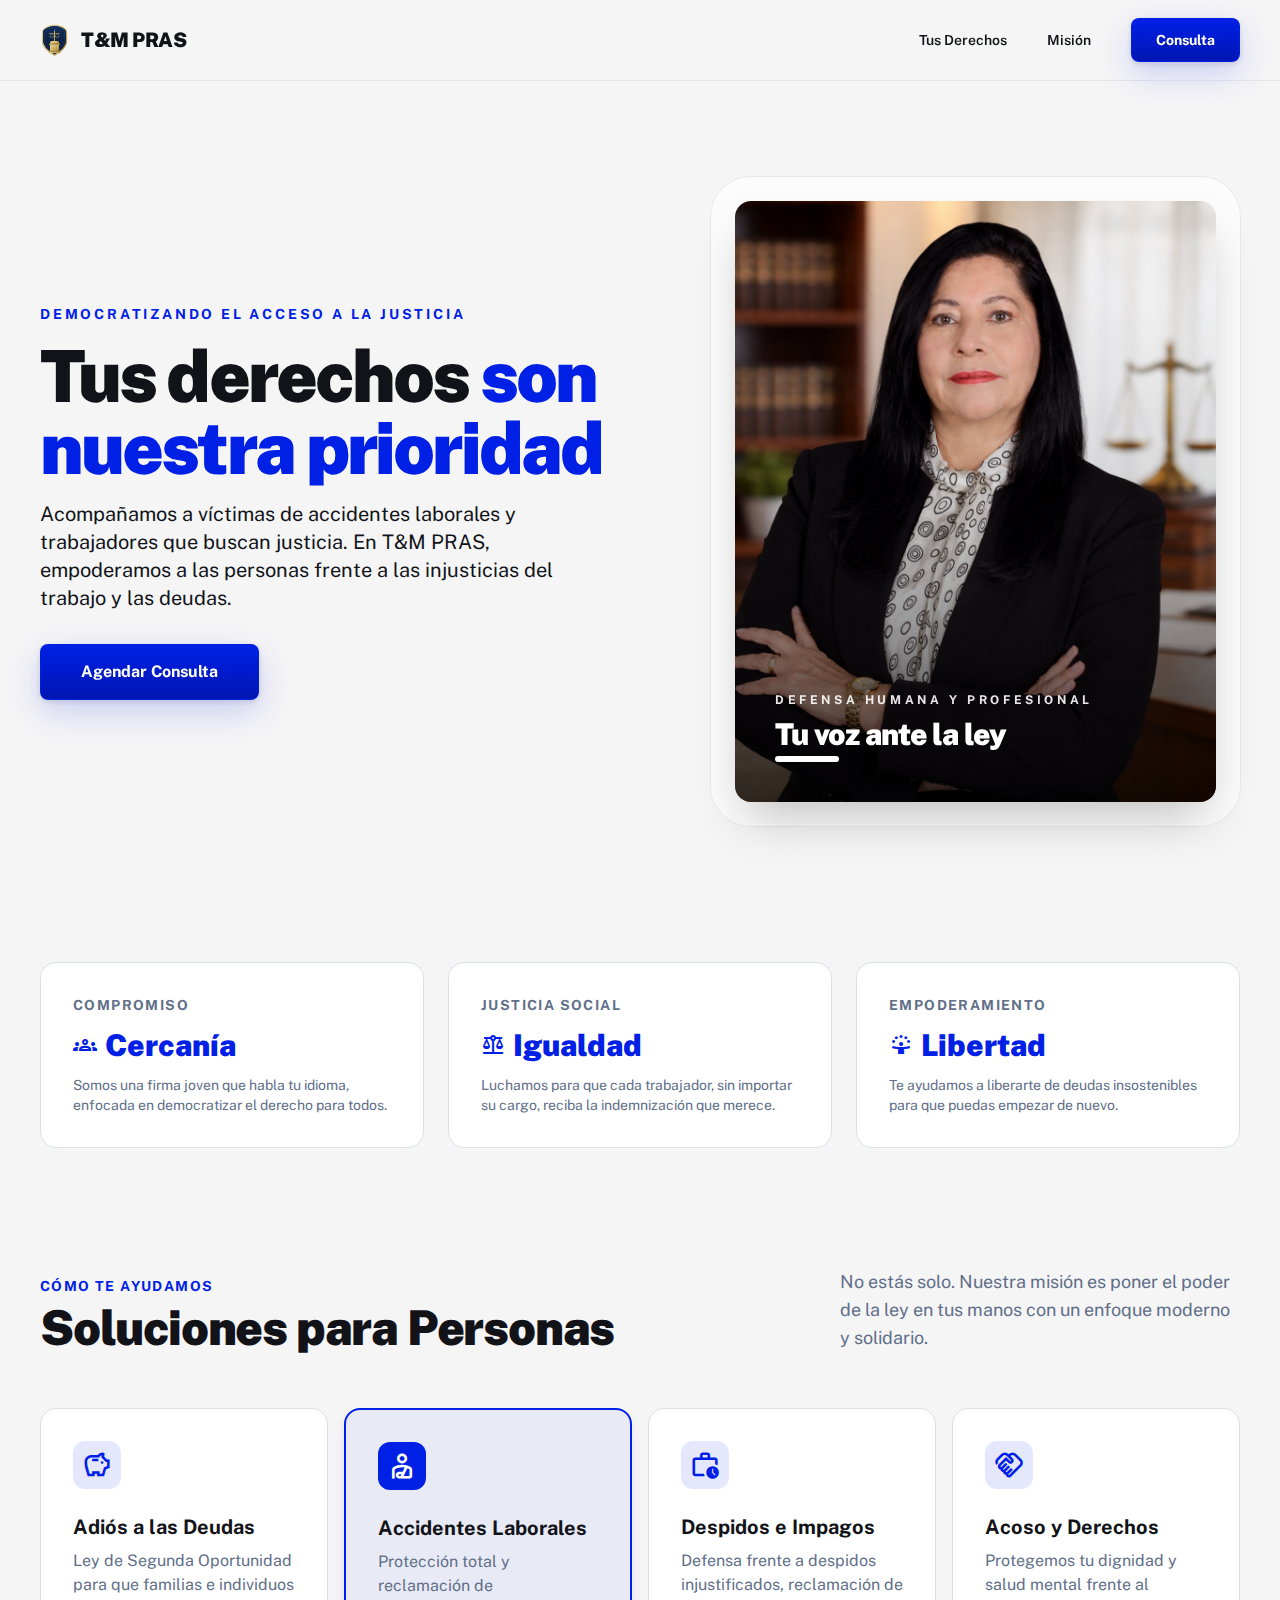
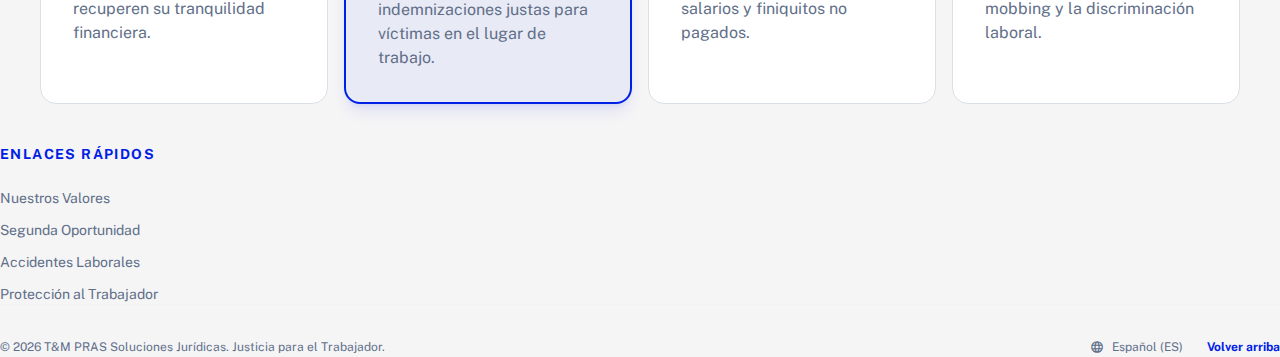
<file: index.html>
﻿<!DOCTYPE html>
<html class="light" lang="es">

<head>
    <meta charset="utf-8" />
    <meta content="width=device-width, initial-scale=1.0" name="viewport" />
    <meta name="robots" content="index, follow">
    <meta name="description" content="Abogados en Colombia con prioridad de atencion en Saravena Arauca, Santander, Casanare, Norte de Santander y Bogota.">
    <link rel="canonical" href="https://tmpraslegal.com/">
    <link rel="alternate" hreflang="es-CO" href="https://tmpraslegal.com/">
    <link rel="alternate" hreflang="es" href="https://tmpraslegal.com/">
    <link rel="alternate" hreflang="x-default" href="https://tmpraslegal.com/">
    <meta name="theme-color" content="#ffffff" media="(prefers-color-scheme: light)">
    <meta name="theme-color" content="#00121f" media="(prefers-color-scheme: dark)">
    <title>T&amp;M PRAS - Abogados</title>
    <script type="application/ld+json">
    {
      "@context": "https://schema.org",
      "@type": "LegalService",
      "name": "T&M PRAS Soluciones Juridicas",
      "url": "https://tmpraslegal.com/",
      "inLanguage": "es-CO",
      "areaServed": [
        "Saravena, Arauca, Colombia",
        "Santander, Colombia",
        "Casanare, Colombia",
        "Norte de Santander, Colombia",
        "Bogota, Colombia"
      ]
    }
    </script>
<link href="https://fonts.googleapis.com/css2?family=Public+Sans:wght@300;400;500;600;700;800;900&amp;display=swap"
        rel="stylesheet" />
    <link href="assets/css/index.css" rel="stylesheet" />
    <link
        href="https://fonts.googleapis.com/css2?family=Material+Symbols+Outlined:wght,FILL@100..700,0..1&amp;display=swap"
        rel="stylesheet" />
</head>

<body class="bg-[#f5f5f6] text-[#111318] antialiased">
    <div
        class="sticky top-0 z-50 w-full bg-[#f5f5f6]/95 backdrop-blur-md border-b border-[#e5e7eb]">
        <div class="max-w-[1280px] mx-auto px-6 lg:px-10 h-20 flex items-center justify-between">
            <div class="flex items-center gap-3">
                <a href="/" class="flex items-center gap-3">
                    <img src="assets/logo.svg" alt="T&amp;M PRAS logo" width="512" height="560" class="h-8 w-auto">
                    <h2 class="text-xl font-black leading-tight tracking-tight uppercase">T&amp;M PRAS</h2>
                </a>
            </div>
            <div class="hidden md:flex items-center gap-10">
                <a class="text-sm font-semibold hover:text-primary transition-colors" href="#practice-areas">Tus
                    Derechos</a>
                <a class="text-sm font-semibold hover:text-primary transition-colors" href="#compromiso">Misión</a>

                <a href="contacto.html#agendar"
                    class="flex items-center justify-center glass-btn glass-btn--primary text-sm font-bold h-11 px-6 rounded-lg transition-all transform active:scale-95 text-center"
                    role="button">Consulta</a>
            </div>
        </div>
    </div>
    <main class="max-w-[1280px] mx-auto overflow-x-hidden">
        <section class="px-6 lg:px-10 py-16 md:py-24">
            <div class="@container">
                <div class="flex flex-col gap-12 lg:flex-row lg:items-center">
                    <div class="flex flex-col gap-8 lg:w-1/2">
                        <div class="flex flex-col gap-4">
                            <span class="text-primary font-bold text-sm tracking-[0.2em] uppercase">Democratizando el
                                acceso a la justicia</span>
                            <h1
                                class="text-[#111318] text-5xl md:text-7xl font-black leading-[1.1] tracking-[-0.04em]">
                                Tus derechos <span class="text-primary text-balance">son nuestra
                                    prioridad</span>
                            </h1>
                            <p
                                class="text-[#111318] text-lg md:text-xl font-normal leading-relaxed max-w-[540px]">
                                Acompañamos a víctimas de accidentes laborales y trabajadores que buscan justicia. En
                                T&amp;M PRAS, empoderamos a las personas frente a las injusticias del trabajo y las
                                deudas.
                            </p>
                        </div>
                        <div class="flex flex-col sm:flex-row gap-4">
                            <a href="https://checkout.wompi.co/l/test_Z0xEmD"
                                class="flex items-center justify-center glass-btn glass-btn--primary text-base font-bold h-14 px-10 rounded-lg transition-all"
                                role="button">Agendar Consulta</a>
                        </div>
                    </div>
                    <div class="lg:w-1/2 relative mt-10 lg:mt-0 lg:pl-12">

                        <!-- Marco exterior (padding visual premium) -->
                        <div class="p-4 md:p-6 rounded-[2.5rem] bg-white/70 backdrop-blur-sm ring-1 ring-black/5">

                            <!-- Card de la imagen -->
                            <div class="hero-portrait w-full aspect-[4/5] rounded-2xl shadow-2xl relative overflow-hidden bg-cover bg-no-repeat bg-[50%_15%] transition-transform duration-700 ease-out hover:scale-[1.02]">

                                <!-- Degradado inferior para legibilidad -->
                                <div
                                    class="absolute inset-0 bg-gradient-to-t from-black/75 via-black/15 to-transparent">
                                </div>

                                <!-- Borde sutil interno -->
                                <div class="absolute inset-0 ring-1 ring-white/20"></div>

                                <!-- Texto sobre la imagen -->
                                <div
                                    class="absolute bottom-6 md:bottom-10 left-6 md:left-10 right-6 md:right-10 text-white">

                                    <p class="text-xs font-bold tracking-[0.3em] uppercase opacity-90 mb-2">
                                        Defensa Humana y Profesional
                                    </p>

                                    <p class="text-3xl font-black tracking-tight mb-1">
                                        Tu voz ante la ley
                                    </p>

                                    <div class="h-1.5 w-16 bg-white rounded-full"></div>

                                </div>
                            </div>

                        </div>
                    </div>
                </div>
            </div>
        </section>
        <section id="mission" class="px-6 lg:px-10 py-10">
            <div class="grid grid-cols-1 md:grid-cols-3 gap-6">
                <div id="compromiso"
                    class="flex flex-col gap-3 rounded-2xl p-8 border border-[#dbdfe6] dark:border-white/10 bg-white dark:bg-white/5 hover:border-primary/50 transition-colors group">
                    <p class="text-[#616f89] dark:text-gray-400 text-sm font-bold uppercase tracking-widest">Compromiso
                    </p>
                    <div class="flex items-center gap-2">
                        <span class="material-symbols-outlined text-primary">groups</span>
                        <p class="text-primary dark:text-primary text-3xl font-black">Cercanía</p>
                    </div>
                    <p class="text-[#616f89] text-sm">Somos una firma joven que habla tu idioma, enfocada en
                        democratizar el derecho para todos.</p>
                </div>
                <div
                    class="flex flex-col gap-3 rounded-2xl p-8 border border-[#dbdfe6] dark:border-white/10 bg-white dark:bg-white/5 hover:border-primary/50 transition-colors group">
                    <p class="text-[#616f89] dark:text-gray-400 text-sm font-bold uppercase tracking-widest">Justicia
                        Social</p>
                    <div class="flex items-center gap-2">
                        <span class="material-symbols-outlined text-primary">balance</span>
                        <p class="text-primary dark:text-primary text-3xl font-black">Igualdad</p>
                    </div>
                    <p class="text-[#616f89] text-sm">Luchamos para que cada trabajador, sin importar su cargo, reciba
                        la indemnización que merece.</p>
                </div>
                <div
                    class="flex flex-col gap-3 rounded-2xl p-8 border border-[#dbdfe6] dark:border-white/10 bg-white dark:bg-white/5 hover:border-primary/50 transition-colors group">
                    <p class="text-[#616f89] dark:text-gray-400 text-sm font-bold uppercase tracking-widest">
                        Empoderamiento</p>
                    <div class="flex items-center gap-2">
                        <span class="material-symbols-outlined text-primary">person_celebrate</span>
                        <p class="text-primary dark:text-primary text-3xl font-black">Libertad</p>
                    </div>
                    <p class="text-[#616f89] text-sm">Te ayudamos a liberarte de deudas insostenibles para que puedas
                        empezar de nuevo.</p>
                </div>
            </div>
        </section>
        <section class="px-6 lg:px-10 pt-20 pb-4" id="practice-areas">
            <div class="flex flex-col md:flex-row md:items-end justify-between gap-6">
                <div class="max-w-[600px]">
                    <span class="text-primary font-bold text-sm tracking-widest uppercase mb-2 block">Cómo te
                        ayudamos</span>
                    <h2
                        class="text-[#111318] dark:text-white text-4xl md:text-5xl font-black tracking-tight leading-tight">
                        Soluciones para Personas</h2>
                </div>
                <p class="text-[#616f89] dark:text-gray-400 text-lg max-w-[400px]">
                    No estás solo. Nuestra misión es poner el poder de la ley en tus manos con un enfoque moderno y
                    solidario.
                </p>
            </div>
        </section>
        <section class="px-6 lg:px-10 py-10">
            <div class="grid grid-cols-1 md:grid-cols-2 lg:grid-cols-4 gap-4">
                <div
                    class="group flex flex-col gap-6 rounded-2xl border border-[#dbdfe6] dark:border-white/10 bg-white dark:bg-white/5 p-8 hover:bg-primary transition-all duration-300">
                    <div
                        class="size-12 rounded-xl bg-primary/10 flex items-center justify-center text-primary group-hover:bg-white group-hover:text-primary">
                        <span class="material-symbols-outlined !text-3xl">savings</span>
                    </div>
                    <div class="flex flex-col gap-2">
                        <h2 class="text-[#111318] dark:text-white text-xl font-bold group-hover:text-white">Adiós a las
                            Deudas</h2>
                        <p
                            class="text-[#616f89] dark:text-gray-400 text-base font-normal leading-normal group-hover:text-white/80">
                            Ley de Segunda Oportunidad para que familias e individuos recuperen su tranquilidad
                            financiera.</p>
                    </div>
                </div>
                <div
                    class="group flex flex-col gap-6 rounded-2xl border-2 border-primary bg-primary/5 dark:bg-primary/10 p-8 hover:bg-primary transition-all duration-300 shadow-lg shadow-primary/10">
                    <div
                        class="size-12 rounded-xl bg-primary flex items-center justify-center text-white group-hover:bg-white group-hover:text-primary">
                        <span class="material-symbols-outlined !text-3xl">personal_injury</span>
                    </div>
                    <div class="flex flex-col gap-2">
                        <h2 class="text-[#111318] dark:text-white text-xl font-bold group-hover:text-white">Accidentes
                            Laborales</h2>
                        <p
                            class="text-[#616f89] dark:text-gray-300 text-base font-normal leading-normal group-hover:text-white/80">
                            Protección total y reclamación de indemnizaciones justas para víctimas en el lugar de
                            trabajo.</p>
                    </div>
                </div>
                <div
                    class="group flex flex-col gap-6 rounded-2xl border border-[#dbdfe6] dark:border-white/10 bg-white dark:bg-white/5 p-8 hover:bg-primary transition-all duration-300">
                    <div
                        class="size-12 rounded-xl bg-primary/10 flex items-center justify-center text-primary group-hover:bg-white group-hover:text-primary">
                        <span class="material-symbols-outlined !text-3xl">work_history</span>
                    </div>
                    <div class="flex flex-col gap-2">
                        <h2 class="text-[#111318] dark:text-white text-xl font-bold group-hover:text-white">Despidos e
                            Impagos</h2>
                        <p
                            class="text-[#616f89] dark:text-gray-400 text-base font-normal leading-normal group-hover:text-white/80">
                            Defensa frente a despidos injustificados, reclamación de salarios y finiquitos no pagados.
                        </p>
                    </div>
                </div>
                <div
                    class="group flex flex-col gap-6 rounded-2xl border border-[#dbdfe6] dark:border-white/10 bg-white dark:bg-white/5 p-8 hover:bg-primary transition-all duration-300">
                    <div
                        class="size-12 rounded-xl bg-primary/10 flex items-center justify-center text-primary group-hover:bg-white group-hover:text-primary">
                        <span class="material-symbols-outlined !text-3xl">handshake</span>
                    </div>
                    <div class="flex flex-col gap-2">
                        <h2 class="text-[#111318] dark:text-white text-xl font-bold group-hover:text-white">Acoso y
                            Derechos</h2>
                        <p
                            class="text-[#616f89] dark:text-gray-400 text-base font-normal leading-normal group-hover:text-white/80">
                            Protegemos tu dignidad y salud mental frente al mobbing y la discriminación laboral.</p>
                    </div>
                </div>
            </div>
        </section>

        <div class="flex flex-col gap-6">
            <h3 class="font-bold text-sm uppercase tracking-widest text-primary">Enlaces Rápidos</h3>
            <nav class="flex flex-col gap-3">
                <a class="text-sm text-[#616f89] dark:text-gray-400 hover:text-primary transition-colors"
                    href="#">Nuestros Valores</a>
                <a class="text-sm text-[#616f89] dark:text-gray-400 hover:text-primary transition-colors"
                    href="#">Segunda Oportunidad</a>
                <a class="text-sm text-[#616f89] dark:text-gray-400 hover:text-primary transition-colors"
                    href="#">Accidentes Laborales</a>
                <a class="text-sm text-[#616f89] dark:text-gray-400 hover:text-primary transition-colors"
                    href="#">Protección al Trabajador</a>
            </nav>
        </div>

        <div
            class="pt-8 border-t border-[#f0f2f4] dark:border-white/10 flex flex-col md:flex-row justify-between items-center gap-4">
            <p class="text-xs text-[#616f89] dark:text-gray-500">© 2026 T&amp;M PRAS Soluciones Jurídicas. Justicia
                para el Trabajador.</p>
            <div class="flex items-center gap-6">
                <span class="text-xs text-[#616f89] flex items-center gap-2">
                    <span class="material-symbols-outlined !text-sm">language</span> Español (ES)
                </span>
                <button id="back-to-top" class="text-xs font-bold text-primary hover:underline">Volver arriba</button>
            </div>
        </div>
</main>

<script>
        (function () {
            const btn = document.getElementById('back-to-top');
            if (!btn) return;
            btn.addEventListener('click', function (e) {
                e.preventDefault();
                window.scrollTo({ top: 0, behavior: 'smooth' });
            });
        })();
</script>

</body>

</html>
</file>
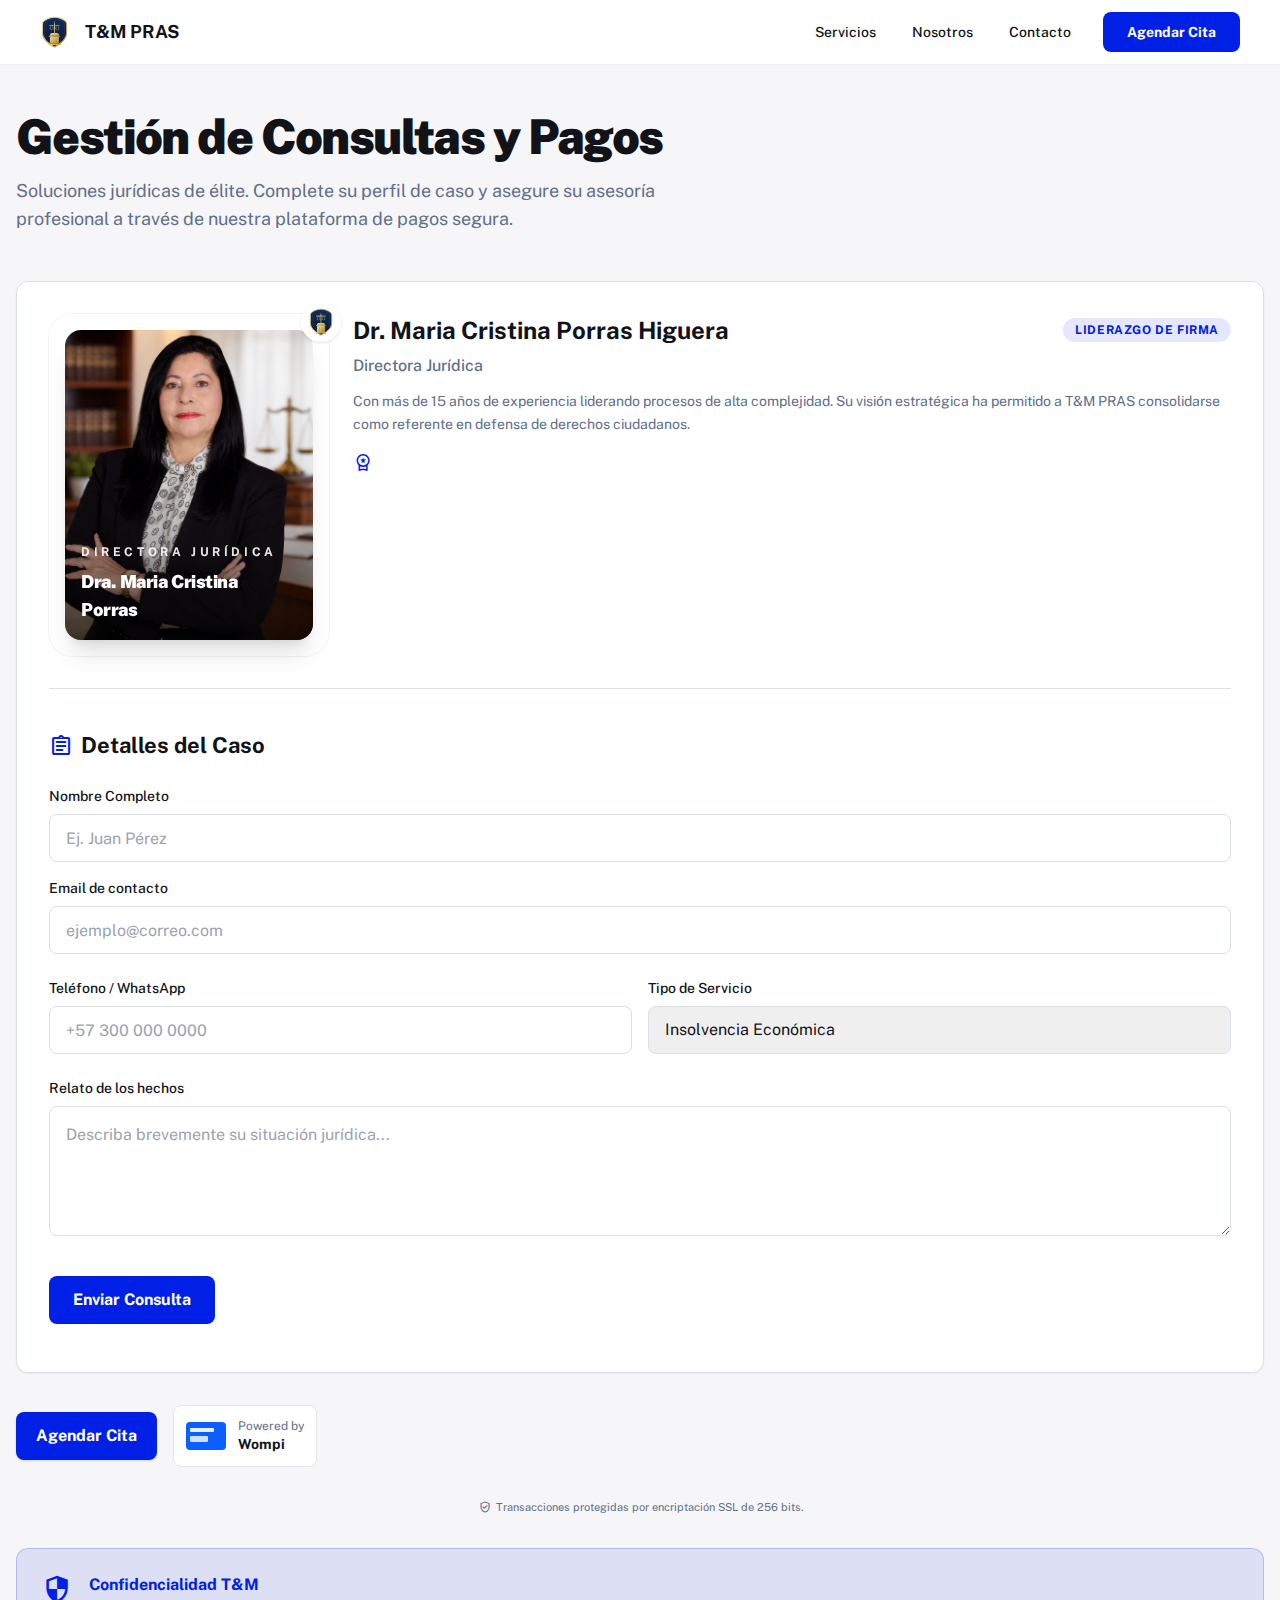
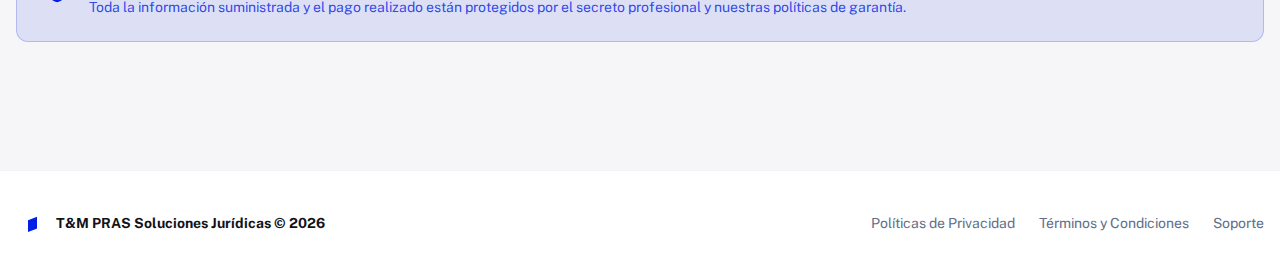
<file: contacto.html>
﻿<!DOCTYPE html>
<html class="light" lang="es">

<head>
    <meta charset="utf-8" />
    <meta content="width=device-width, initial-scale=1.0" name="viewport" />
    <meta name="robots" content="index, follow">
    <meta name="description" content="Consulta juridica en Colombia con prioridad de atencion en Saravena Arauca, Santander, Casanare, Norte de Santander y Bogota.">
    <link rel="canonical" href="https://tmpraslegal.com/contacto.html">
    <link rel="alternate" hreflang="es-CO" href="https://tmpraslegal.com/contacto.html">
    <link rel="alternate" hreflang="es" href="https://tmpraslegal.com/contacto.html">
    <link rel="alternate" hreflang="x-default" href="https://tmpraslegal.com/contacto.html">
    <title>T&amp;M PRAS - Consulta y Pago</title>
    <script type="application/ld+json">
    {
      "@context": "https://schema.org",
      "@type": "LegalService",
      "name": "T&M PRAS Soluciones Juridicas",
      "url": "https://tmpraslegal.com/contacto.html",
      "inLanguage": "es-CO",
      "areaServed": [
        "Saravena, Arauca, Colombia",
        "Santander, Colombia",
        "Casanare, Colombia",
        "Norte de Santander, Colombia",
        "Bogota, Colombia"
      ]
    }
    </script>
<link href="https://fonts.googleapis.com/css2?family=Public+Sans:wght@400;500;700;900&amp;display=swap"
        rel="stylesheet" />
    <link
        href="https://fonts.googleapis.com/css2?family=Material+Symbols+Outlined:wght,FILL@100..700,0..1&amp;display=swap"
        rel="stylesheet" />
    <link href="assets/css/contacto.css" rel="stylesheet" />
</head>

<body class="bg-background-light dark:bg-background-dark text-[#111318] dark:text-white min-h-screen">
    <header
        class="flex items-center justify-between whitespace-nowrap border-b border-solid border-[#f0f2f4] dark:border-gray-800 px-4 md:px-10 lg:px-10 py-3 bg-white dark:bg-background-dark sticky top-0 z-50">
        <div class="flex items-center gap-4">
            <img src="assets/logo.svg" alt="T&M PRAS logo" width="512" height="560" class="h-8 w-auto" />
            <h2 class="text-lg font-bold leading-tight tracking-[-0.015em]">T&amp;M PRAS</h2>
        </div>
        <div class="hidden md:flex flex-1 justify-end gap-8 items-center">
            <nav class="flex items-center gap-9">
                <a class="text-sm font-medium hover:text-primary transition-colors"
                    href="index.html#practice-areas">Servicios</a>
                <a class="text-sm font-medium hover:text-primary transition-colors"
                    href="index.html#compromiso">Nosotros</a>
                <a class="text-sm font-medium hover:text-primary transition-colors" href="#agendar">Contacto</a>
            </nav>
            <a href="https://checkout.wompi.co/method"
                class="bg-primary text-white text-sm font-bold h-10 px-6 rounded-lg hover:bg-blue-700 transition-colors inline-flex items-center justify-center"
                target="_blank" rel="noopener noreferrer">Agendar Cita</a>
        </div>
    </header>
    <main class="max-w-[1280px] mx-auto px-4 py-8 md:py-12">
        <div class="mb-12">
            <h1
                class="text-[#111318] dark:text-white text-4xl md:text-5xl font-black leading-tight tracking-[-0.033em] mb-4">
                Gestión de Consultas y Pagos
            </h1>
            <p class="text-[#616f89] dark:text-gray-400 text-lg max-w-2xl">
                Soluciones jurídicas de élite. Complete su perfil de caso y asegure su asesoría profesional a través de
                nuestra plataforma de pagos segura.
            </p>
        </div>
        <div class="flex flex-col gap-8">
            <div class="space-y-8">
                <div
                    class="bg-white dark:bg-gray-900 rounded-xl p-8 shadow-sm border border-[#dbdfe6] dark:border-gray-800">
                    <div
                        class="flex flex-col md:flex-row gap-6 items-center md:items-start text-center md:text-left mb-8">
                        <div class="relative w-full lg:w-[280px]">
                            <!-- Marco exterior similar a IA.html -->
                            <div
                                class="p-3 md:p-4 rounded-[1.5rem] bg-white/70 dark:bg-gray-900/60 backdrop-blur-sm ring-1 ring-black/5">
                                <div class="w-full aspect-[4/5] rounded-2xl shadow-xl relative overflow-hidden profile-bg">
                                    <!-- Degradado inferior para legibilidad -->
                                    <div
                                        class="absolute inset-0 bg-gradient-to-t from-black/65 via-black/10 to-transparent">
                                    </div>
                                    <!-- Borde sutil interno -->
                                    <div class="absolute inset-0 ring-1 ring-white/10"></div>
                                    <!-- Texto sobre la imagen (solo en tamaños md+) -->
                                    <div class="absolute bottom-4 left-4 right-4 text-white hidden md:block">
                                        <p class="text-xs font-bold tracking-[0.3em] uppercase opacity-90 mb-2">
                                            Directora Jurídica</p>
                                        <p class="text-lg font-black tracking-tight">Dra. Maria Cristina Porras</p>
                                    </div>
                                </div>
                            </div>
                            <!-- Logo superpuesto -->
                            <img src="assets/logo.svg" alt="T&M PRAS logo" width="512" height="560"
                                class="absolute -top-3 -right-3 h-10 w-10 bg-white rounded-full p-1 border-2 border-white dark:border-gray-800 shadow" />
                        </div>
                        <div class="flex-1">
                            <div class="flex flex-col md:flex-row md:items-center justify-between gap-2 mb-2">
                                <h2 class="text-2xl font-bold">Dr. Maria Cristina Porras Higuera</h2>
                                <span
                                    class="inline-flex items-center px-3 py-1 rounded-full text-xs font-bold bg-primary/10 text-primary uppercase tracking-wider">Liderazgo
                                    de Firma</span>
                            </div>
                            <p class="text-[#616f89] dark:text-gray-400 font-medium mb-3">Directora Jurídica </p>
                            <p class="text-sm text-[#616f89] dark:text-gray-400 leading-relaxed mb-4">Con más de 15 años
                                de experiencia liderando procesos de alta complejidad. Su visión estratégica ha
                                permitido a T&amp;M PRAS consolidarse como referente en defensa de derechos ciudadanos.
                            </p>
                            <div class="flex flex-wrap justify-center md:justify-start gap-4">
                                <div class="flex items-center gap-1">
                                    <span
                                        class="material-symbols-outlined text-primary text-[20px] fill-current">workspace_premium</span>
                                </div>
                            </div>
                        </div>
                    </div>
                    <div class="border-t border-[#dbdfe6] dark:border-gray-700 pt-10 mt-4">
                        <h2 class="text-[22px] font-bold mb-6 flex items-center gap-2">
                            <span class="material-symbols-outlined text-primary">assignment</span>
                            Detalles del Caso
                        </h2>
                        <form id="agendar" class="space-y-6" action="https://TU-SERVICIO.onrender.com/api/contacto" method="POST">
                            <div class="grid grid-cols-1 md:grid-cols-1 gap-4">
                                <label class="flex flex-col gap-2">
                                    <span class="text-sm font-medium">Nombre Completo</span>
                                    <input name="name"
                                        class="form-input rounded-lg border-[#dbdfe6] dark:border-gray-700 dark:bg-gray-800 h-12 px-4 focus:ring-primary"
                                        placeholder="Ej. Juan Pérez" type="text" />
                                </label>
                                <label class="flex flex-col gap-2">
                                    <span class="text-sm font-medium">Email de contacto</span>
                                    <input name="email"
                                        class="form-input rounded-lg border-[#dbdfe6] dark:border-gray-700 dark:bg-gray-800 h-12 px-4"
                                        placeholder="ejemplo@correo.com" type="email" />
                                </label>
                            </div>
                            <div class="grid grid-cols-1 md:grid-cols-2 gap-4">
                                <label class="flex flex-col gap-2">
                                    <span class="text-sm font-medium">Teléfono / WhatsApp</span>
                                    <input name="phone"
                                        class="form-input rounded-lg border-[#dbdfe6] dark:border-gray-700 dark:bg-gray-800 h-12 px-4"
                                        placeholder="+57 300 000 0000" type="tel" />
                                </label>
                                <label class="flex flex-col gap-2">
                                    <span class="text-sm font-medium">Tipo de Servicio</span>
                                    <select id="service-select" name="service"
                                        class="form-input rounded-lg border-[#dbdfe6] dark:border-gray-700 dark:bg-gray-800 h-12 px-4 appearance-none">
                                        <option>Insolvencia Económica</option>
                                        <option>Accidente de Trabajo</option>
                                        <option>Despido Injustificado</option>
                                        <option>Derecho de Familia</option>
                                        <option>Asesoría Corporativa</option>
                                    </select>
                                </label>
                            </div>
                            <!-- Fecha condicional: solo visible para ciertos servicios -->
                            <label id="incident-date-group" class="flex flex-col gap-2 hidden">
                                <span class="text-sm font-medium">Fecha del hecho</span>
                                <input id="incident-date" name="incidentDate" type="date"
                                    class="form-input rounded-lg border-[#dbdfe6] dark:border-gray-700 dark:bg-gray-800 h-12 px-4" />
                                <p class="text-xs text-[#616f89] dark:text-gray-400">Ingrese la fecha aproximada del
                                    accidente o despido.</p>
                            </label>
                            <label class="flex flex-col gap-2">
                                <span class="text-sm font-medium">Relato de los hechos</span>
                                <textarea name="message"
                                    class="form-input rounded-lg border-[#dbdfe6] dark:border-gray-700 dark:bg-gray-800 p-4"
                                    placeholder="Describa brevemente su situación jurídica..." rows="4"></textarea>
                            </label>
                            <div class="pt-4">
                                <button type="submit"
                                    class="bg-primary text-white font-bold h-12 px-6 rounded-lg hover:bg-blue-700 transition-colors">Enviar
                                    Consulta</button>
                            </div>
                        </form>
                    </div>
                </div>


                <div class="flex items-center gap-4 mt-4">
                    <a href="https://checkout.wompi.co/method" target="_blank" rel="noopener noreferrer"
                        class="bg-primary text-white font-bold px-5 py-3 rounded-lg shadow">Agendar Cita</a>

                    <div class="flex items-center gap-3 p-3 border rounded-lg bg-white dark:bg-gray-800">
                        <svg width="40" height="28" viewBox="0 0 40 28" fill="none" xmlns="http://www.w3.org/2000/svg"
                            aria-hidden="true">
                            <rect width="40" height="28" rx="4" fill="#0B5FFF" />
                            <rect x="4" y="6" width="24" height="4" rx="1" fill="#fff" opacity="0.9" />
                            <rect x="4" y="14" width="18" height="6" rx="1" fill="#fff" opacity="0.8" />
                        </svg>
                        <div>
                            <p class="text-xs text-[#616f89]">Powered by</p>
                            <p class="text-sm font-bold">Wompi</p>
                        </div>
                    </div>
                </div>

                <p
                    class="text-[11px] text-center text-[#616f89] dark:text-gray-500 mt-4 flex items-center justify-center gap-1">
                    <span class="material-symbols-outlined text-[14px]">verified_user</span>
                    Transacciones protegidas por encriptación SSL de 256 bits.
                </p>
            </div>
            <div class="bg-primary/10 rounded-xl p-6 border border-primary/20">
                <div class="flex gap-4">
                    <span class="material-symbols-outlined text-primary text-[32px]">security</span>
                    <div>
                        <p class="font-bold text-primary">Confidencialidad T&amp;M</p>
                        <p class="text-sm text-primary/80">Toda la información suministrada y el pago realizado están
                            protegidos por el secreto profesional y nuestras políticas de garantía.</p>
                    </div>
                </div>
            </div>
        </div>
    </main>
    <footer class="mt-20 border-t border-[#f0f2f4] dark:border-gray-800 bg-white dark:bg-background-dark py-10 px-4">
        <div class="max-w-[1280px] mx-auto flex flex-col md:flex-row justify-between items-center gap-6">
            <div class="flex items-center gap-4">
                <div class="size-6 text-primary">
                    <svg fill="none" viewBox="0 0 48 48" xmlns="http://www.w3.org/2000/svg">
                        <path clip-rule="evenodd"
                            d="M24 18.4228L42 11.475V34.3663C42 34.7796 41.7457 35.1504 41.3601 35.2992L24 42V18.4228Z"
                            fill="currentColor" fill-rule="evenodd"></path>
                    </svg>
                </div>
                <p class="font-bold text-sm">T&amp;M PRAS Soluciones Jurídicas © 2026</p>
            </div>
            <div class="flex gap-6 text-sm text-[#616f89]">
                <a class="hover:underline" href="#">Políticas de Privacidad</a>
                <a class="hover:underline" href="#">Términos y Condiciones</a>
                <a class="hover:underline" href="#">Soporte</a>
            </div>
        </div>
    </footer>

    <script>
        document.addEventListener('DOMContentLoaded', function () {
            const select = document.getElementById('service-select');
            const dateGroup = document.getElementById('incident-date-group');
            const dateInput = document.getElementById('incident-date');
            const relevant = ['Accidente de Trabajo', 'Despido Injustificado'];
            function toggleDate() {
                if (!select || !dateGroup || !dateInput) return;
                if (relevant.includes(select.value)) {
                    dateGroup.classList.remove('hidden');
                    dateInput.required = true;
                } else {
                    dateGroup.classList.add('hidden');
                    dateInput.required = false;
                    dateInput.value = '';
                }
            }
            if (select) {
                select.addEventListener('change', toggleDate);
                toggleDate();
            }

            // Form submission with Web3Forms and confirmation message
            const form = document.getElementById('agendar');
            if (form) {
                const msgBox = document.createElement('div');
                msgBox.id = 'form-message';
                msgBox.className = 'mt-4 text-center';
                form.parentNode.insertBefore(msgBox, form.nextSibling);

                const submitBtn = form.querySelector('button[type="submit"]');

                form.addEventListener('submit', function (e) {
                    e.preventDefault();
                    if (submitBtn) submitBtn.disabled = true;
                    msgBox.innerHTML = '<p class="text-sm text-[#616f89]">Enviando...</p>';
                    const fd = new FormData(form);

                    fetch(form.action || 'https://TU-SERVICIO.onrender.com/api/contacto', {
                        method: (form.method || 'POST').toUpperCase(),
                        headers: { 'Accept': 'application/json' },
                        body: fd
                    }).then(async (res) => {
                        let data = {};
                        try { data = await res.json(); } catch (e) { /* ignore parse errors */ }
                        if (res.ok && (data.success === true || data.success === 'true' || data.message && /success/i.test(data.message))) {
                            msgBox.innerHTML = '<p class="text-sm text-green-600 font-medium">Gracias — su consulta ha sido recibida. Le contactaremos pronto.</p>';
                            form.reset();
                        } else {
                            msgBox.innerHTML = '<p class="text-sm text-red-600 font-medium">Error al enviar. Por favor intente nuevamente más tarde.</p>';
                        }
                    }).catch(() => {
                        msgBox.innerHTML = '<p class="text-sm text-red-600 font-medium">Error de red. Inténtalo otra vez.</p>';
                    }).finally(() => {
                        if (submitBtn) submitBtn.disabled = false;
                        setTimeout(() => { msgBox.innerHTML = ''; }, 8000);
                    });
                });
            }
        });
    </script>

</body>

</html>
</file>
<file: assets/css/index.css>
*,:after,:before{--tw-border-spacing-x:0;--tw-border-spacing-y:0;--tw-translate-x:0;--tw-translate-y:0;--tw-rotate:0;--tw-skew-x:0;--tw-skew-y:0;--tw-scale-x:1;--tw-scale-y:1;--tw-pan-x: ;--tw-pan-y: ;--tw-pinch-zoom: ;--tw-scroll-snap-strictness:proximity;--tw-gradient-from-position: ;--tw-gradient-via-position: ;--tw-gradient-to-position: ;--tw-ordinal: ;--tw-slashed-zero: ;--tw-numeric-figure: ;--tw-numeric-spacing: ;--tw-numeric-fraction: ;--tw-ring-inset: ;--tw-ring-offset-width:0px;--tw-ring-offset-color:#fff;--tw-ring-color:rgba(59,130,246,.5);--tw-ring-offset-shadow:0 0 #0000;--tw-ring-shadow:0 0 #0000;--tw-shadow:0 0 #0000;--tw-shadow-colored:0 0 #0000;--tw-blur: ;--tw-brightness: ;--tw-contrast: ;--tw-grayscale: ;--tw-hue-rotate: ;--tw-invert: ;--tw-saturate: ;--tw-sepia: ;--tw-drop-shadow: ;--tw-backdrop-blur: ;--tw-backdrop-brightness: ;--tw-backdrop-contrast: ;--tw-backdrop-grayscale: ;--tw-backdrop-hue-rotate: ;--tw-backdrop-invert: ;--tw-backdrop-opacity: ;--tw-backdrop-saturate: ;--tw-backdrop-sepia: ;--tw-contain-size: ;--tw-contain-layout: ;--tw-contain-paint: ;--tw-contain-style: }::backdrop{--tw-border-spacing-x:0;--tw-border-spacing-y:0;--tw-translate-x:0;--tw-translate-y:0;--tw-rotate:0;--tw-skew-x:0;--tw-skew-y:0;--tw-scale-x:1;--tw-scale-y:1;--tw-pan-x: ;--tw-pan-y: ;--tw-pinch-zoom: ;--tw-scroll-snap-strictness:proximity;--tw-gradient-from-position: ;--tw-gradient-via-position: ;--tw-gradient-to-position: ;--tw-ordinal: ;--tw-slashed-zero: ;--tw-numeric-figure: ;--tw-numeric-spacing: ;--tw-numeric-fraction: ;--tw-ring-inset: ;--tw-ring-offset-width:0px;--tw-ring-offset-color:#fff;--tw-ring-color:rgba(59,130,246,.5);--tw-ring-offset-shadow:0 0 #0000;--tw-ring-shadow:0 0 #0000;--tw-shadow:0 0 #0000;--tw-shadow-colored:0 0 #0000;--tw-blur: ;--tw-brightness: ;--tw-contrast: ;--tw-grayscale: ;--tw-hue-rotate: ;--tw-invert: ;--tw-saturate: ;--tw-sepia: ;--tw-drop-shadow: ;--tw-backdrop-blur: ;--tw-backdrop-brightness: ;--tw-backdrop-contrast: ;--tw-backdrop-grayscale: ;--tw-backdrop-hue-rotate: ;--tw-backdrop-invert: ;--tw-backdrop-opacity: ;--tw-backdrop-saturate: ;--tw-backdrop-sepia: ;--tw-contain-size: ;--tw-contain-layout: ;--tw-contain-paint: ;--tw-contain-style: }/*! tailwindcss v3.4.17 | MIT License | https://tailwindcss.com*/*,:after,:before{border:0 solid #e5e7eb;box-sizing:border-box}:after,:before{--tw-content:""}:host,html{line-height:1.5;-webkit-text-size-adjust:100%;font-family:ui-sans-serif,system-ui,sans-serif,Apple Color Emoji,Segoe UI Emoji,Segoe UI Symbol,Noto Color Emoji;font-feature-settings:normal;font-variation-settings:normal;-moz-tab-size:4;-o-tab-size:4;tab-size:4;-webkit-tap-highlight-color:transparent}body{line-height:inherit;margin:0}hr{border-top-width:1px;color:inherit;height:0}abbr:where([title]){-webkit-text-decoration:underline dotted;text-decoration:underline dotted}h1,h2,h3,h4,h5,h6{font-size:inherit;font-weight:inherit}a{color:inherit;text-decoration:inherit}b,strong{font-weight:bolder}code,kbd,pre,samp{font-family:ui-monospace,SFMono-Regular,Menlo,Monaco,Consolas,Liberation Mono,Courier New,monospace;font-feature-settings:normal;font-size:1em;font-variation-settings:normal}small{font-size:80%}sub,sup{font-size:75%;line-height:0;position:relative;vertical-align:baseline}sub{bottom:-.25em}sup{top:-.5em}table{border-collapse:collapse;border-color:inherit;text-indent:0}button,input,optgroup,select,textarea{color:inherit;font-family:inherit;font-feature-settings:inherit;font-size:100%;font-variation-settings:inherit;font-weight:inherit;letter-spacing:inherit;line-height:inherit;margin:0;padding:0}button,select{text-transform:none}button,input:where([type=button]),input:where([type=reset]),input:where([type=submit]){-webkit-appearance:button;background-color:transparent;background-image:none}:-moz-focusring{outline:auto}:-moz-ui-invalid{box-shadow:none}progress{vertical-align:baseline}::-webkit-inner-spin-button,::-webkit-outer-spin-button{height:auto}[type=search]{-webkit-appearance:textfield;outline-offset:-2px}::-webkit-search-decoration{-webkit-appearance:none}::-webkit-file-upload-button{-webkit-appearance:button;font:inherit}summary{display:list-item}blockquote,dd,dl,figure,h1,h2,h3,h4,h5,h6,hr,p,pre{margin:0}fieldset{margin:0}fieldset,legend{padding:0}menu,ol,ul{list-style:none;margin:0;padding:0}dialog{padding:0}textarea{resize:vertical}input::-moz-placeholder,textarea::-moz-placeholder{color:#9ca3af;opacity:1}input::placeholder,textarea::placeholder{color:#9ca3af;opacity:1}[role=button],button{cursor:pointer}:disabled{cursor:default}audio,canvas,embed,iframe,img,object,svg,video{display:block;vertical-align:middle}img,video{height:auto;max-width:100%}[hidden]:where(:not([hidden=until-found])){display:none}.absolute{position:absolute}.relative{position:relative}.sticky{position:sticky}.inset-0{inset:0}.bottom-6{bottom:1.5rem}.left-6{left:1.5rem}.right-6{right:1.5rem}.top-0{top:0}.z-50{z-index:50}.mx-auto{margin-left:auto;margin-right:auto}.mb-1{margin-bottom:.25rem}.mb-2{margin-bottom:.5rem}.mt-10{margin-top:2.5rem}.block{display:block}.flex{display:flex}.grid{display:grid}.hidden{display:none}.aspect-\[4\/5\]{aspect-ratio:4/5}.size-12{height:3rem;width:3rem}.h-1\.5{height:.375rem}.h-11{height:2.75rem}.h-14{height:3.5rem}.h-20{height:5rem}.h-8{height:2rem}.w-16{width:4rem}.w-auto{width:auto}.w-full{width:100%}.max-w-\[1280px\]{max-width:1280px}.max-w-\[400px\]{max-width:400px}.max-w-\[540px\]{max-width:540px}.max-w-\[600px\]{max-width:600px}.transform{transform:translate(var(--tw-translate-x),var(--tw-translate-y)) rotate(var(--tw-rotate)) skewX(var(--tw-skew-x)) skewY(var(--tw-skew-y)) scaleX(var(--tw-scale-x)) scaleY(var(--tw-scale-y))}.grid-cols-1{grid-template-columns:repeat(1,minmax(0,1fr))}.flex-col{flex-direction:column}.items-center{align-items:center}.justify-center{justify-content:center}.justify-between{justify-content:space-between}.gap-10{gap:2.5rem}.gap-12{gap:3rem}.gap-2{gap:.5rem}.gap-3{gap:.75rem}.gap-4{gap:1rem}.gap-6{gap:1.5rem}.gap-8{gap:2rem}.overflow-hidden{overflow:hidden}.overflow-x-hidden{overflow-x:hidden}.text-balance{text-wrap:balance}.rounded-2xl{border-radius:1rem}.rounded-\[2\.5rem\]{border-radius:2.5rem}.rounded-full{border-radius:9999px}.rounded-lg{border-radius:.5rem}.rounded-xl{border-radius:.75rem}.border{border-width:1px}.border-2{border-width:2px}.border-b{border-bottom-width:1px}.border-t{border-top-width:1px}.border-\[\#dbdfe6\]{--tw-border-opacity:1;border-color:rgb(219 223 230/var(--tw-border-opacity,1))}.border-\[\#e5e7eb\]{--tw-border-opacity:1;border-color:rgb(229 231 235/var(--tw-border-opacity,1))}.border-\[\#f0f2f4\]{--tw-border-opacity:1;border-color:rgb(240 242 244/var(--tw-border-opacity,1))}.border-primary{--tw-border-opacity:1;border-color:rgb(0 32 230/var(--tw-border-opacity,1))}.bg-\[\#f5f5f6\]{--tw-bg-opacity:1;background-color:rgb(245 245 246/var(--tw-bg-opacity,1))}.bg-\[\#f5f5f6\]\/95{background-color:hsla(240,5%,96%,.95)}.bg-primary{--tw-bg-opacity:1;background-color:rgb(0 32 230/var(--tw-bg-opacity,1))}.bg-primary\/10{background-color:rgba(0,32,230,.1)}.bg-primary\/5{background-color:rgba(0,32,230,.05)}.bg-white{--tw-bg-opacity:1;background-color:rgb(255 255 255/var(--tw-bg-opacity,1))}.bg-white\/70{background-color:hsla(0,0%,100%,.7)}.bg-gradient-to-t{background-image:linear-gradient(to top,var(--tw-gradient-stops))}.from-black\/75{--tw-gradient-from:rgba(0,0,0,.75) var(--tw-gradient-from-position);--tw-gradient-to:transparent var(--tw-gradient-to-position);--tw-gradient-stops:var(--tw-gradient-from),var(--tw-gradient-to)}.via-black\/15{--tw-gradient-to:transparent var(--tw-gradient-to-position);--tw-gradient-stops:var(--tw-gradient-from),rgba(0,0,0,.15) var(--tw-gradient-via-position),var(--tw-gradient-to)}.to-transparent{--tw-gradient-to:transparent var(--tw-gradient-to-position)}.bg-cover{background-size:cover}.bg-\[50\%_15\%\]{background-position:50% 15%}.bg-no-repeat{background-repeat:no-repeat}.p-4{padding:1rem}.p-8{padding:2rem}.px-10{padding-left:2.5rem;padding-right:2.5rem}.px-6{padding-left:1.5rem;padding-right:1.5rem}.py-10{padding-bottom:2.5rem;padding-top:2.5rem}.py-16{padding-bottom:4rem;padding-top:4rem}.pb-4{padding-bottom:1rem}.pt-20{padding-top:5rem}.pt-8{padding-top:2rem}.text-center{text-align:center}.\!text-3xl{font-size:1.875rem!important;line-height:2.25rem!important}.\!text-sm{font-size:.875rem!important;line-height:1.25rem!important}.text-3xl{font-size:1.875rem;line-height:2.25rem}.text-4xl{font-size:2.25rem;line-height:2.5rem}.text-5xl{font-size:3rem;line-height:1}.text-base{font-size:1rem;line-height:1.5rem}.text-lg{font-size:1.125rem;line-height:1.75rem}.text-sm{font-size:.875rem;line-height:1.25rem}.text-xl{font-size:1.25rem;line-height:1.75rem}.text-xs{font-size:.75rem;line-height:1rem}.font-black{font-weight:900}.font-bold{font-weight:700}.font-normal{font-weight:400}.font-semibold{font-weight:600}.uppercase{text-transform:uppercase}.leading-\[1\.1\]{line-height:1.1}.leading-normal{line-height:1.5}.leading-relaxed{line-height:1.625}.leading-tight{line-height:1.25}.tracking-\[-0\.04em\]{letter-spacing:-.04em}.tracking-\[0\.2em\]{letter-spacing:.2em}.tracking-\[0\.3em\]{letter-spacing:.3em}.tracking-tight{letter-spacing:-.025em}.tracking-widest{letter-spacing:.1em}.text-\[\#111318\]{--tw-text-opacity:1;color:rgb(17 19 24/var(--tw-text-opacity,1))}.text-\[\#616f89\]{--tw-text-opacity:1;color:rgb(97 111 137/var(--tw-text-opacity,1))}.text-primary{--tw-text-opacity:1;color:rgb(0 32 230/var(--tw-text-opacity,1))}.text-white{--tw-text-opacity:1;color:rgb(255 255 255/var(--tw-text-opacity,1))}.antialiased{-webkit-font-smoothing:antialiased;-moz-osx-font-smoothing:grayscale}.opacity-90{opacity:.9}.shadow-2xl{--tw-shadow:0 25px 50px -12px rgba(0,0,0,.25);--tw-shadow-colored:0 25px 50px -12px var(--tw-shadow-color)}.shadow-2xl,.shadow-lg{box-shadow:var(--tw-ring-offset-shadow,0 0 #0000),var(--tw-ring-shadow,0 0 #0000),var(--tw-shadow)}.shadow-lg{--tw-shadow:0 10px 15px -3px rgba(0,0,0,.1),0 4px 6px -4px rgba(0,0,0,.1);--tw-shadow-colored:0 10px 15px -3px var(--tw-shadow-color),0 4px 6px -4px var(--tw-shadow-color)}.shadow-primary\/10{--tw-shadow-color:rgba(0,32,230,.1);--tw-shadow:var(--tw-shadow-colored)}.ring-1{--tw-ring-offset-shadow:var(--tw-ring-inset) 0 0 0 var(--tw-ring-offset-width) var(--tw-ring-offset-color);--tw-ring-shadow:var(--tw-ring-inset) 0 0 0 calc(1px + var(--tw-ring-offset-width)) var(--tw-ring-color);box-shadow:var(--tw-ring-offset-shadow),var(--tw-ring-shadow),var(--tw-shadow,0 0 #0000)}.ring-black\/5{--tw-ring-color:rgba(0,0,0,.05)}.ring-white\/20{--tw-ring-color:hsla(0,0%,100%,.2)}.backdrop-blur-md{--tw-backdrop-blur:blur(12px)}.backdrop-blur-md,.backdrop-blur-sm{-webkit-backdrop-filter:var(--tw-backdrop-blur) var(--tw-backdrop-brightness) var(--tw-backdrop-contrast) var(--tw-backdrop-grayscale) var(--tw-backdrop-hue-rotate) var(--tw-backdrop-invert) var(--tw-backdrop-opacity) var(--tw-backdrop-saturate) var(--tw-backdrop-sepia);backdrop-filter:var(--tw-backdrop-blur) var(--tw-backdrop-brightness) var(--tw-backdrop-contrast) var(--tw-backdrop-grayscale) var(--tw-backdrop-hue-rotate) var(--tw-backdrop-invert) var(--tw-backdrop-opacity) var(--tw-backdrop-saturate) var(--tw-backdrop-sepia)}.backdrop-blur-sm{--tw-backdrop-blur:blur(4px)}.transition-all{transition-duration:.15s;transition-property:all;transition-timing-function:cubic-bezier(.4,0,.2,1)}.transition-colors{transition-duration:.15s;transition-property:color,background-color,border-color,text-decoration-color,fill,stroke;transition-timing-function:cubic-bezier(.4,0,.2,1)}.transition-transform{transition-duration:.15s;transition-property:transform;transition-timing-function:cubic-bezier(.4,0,.2,1)}.duration-300{transition-duration:.3s}.duration-700{transition-duration:.7s}.ease-out{transition-timing-function:cubic-bezier(0,0,.2,1)}:root{--primary-color:#0020e6}body{font-family:Public Sans,Segoe UI,Helvetica Neue,Arial,sans-serif}.material-symbols-outlined{font-variation-settings:"FILL" 0,"wght" 400,"GRAD" 0,"opsz" 24}.vibrant-blue-bg{background-color:var(--primary-color)}.glass-btn{-webkit-backdrop-filter:blur(10px);backdrop-filter:blur(10px);background:hsla(0,0%,100%,.2);border:1px solid rgba(16,24,40,.06);box-shadow:0 8px 24px rgba(2,6,23,.12);color:rgba(17,19,24,.95);transition:transform .18s ease,box-shadow .18s ease,background-color .18s ease}.glass-btn--primary{background:linear-gradient(180deg,#0020e6,#0016b3);border:1px solid rgba(0,32,230,.9);box-shadow:0 12px 34px rgba(0,32,230,.18),0 2px 6px rgba(0,0,0,.12);color:#fff;text-shadow:0 1px 0 rgba(0,0,0,.12)}.glass-btn:hover{box-shadow:0 18px 40px rgba(2,6,23,.16),0 8px 28px rgba(0,32,230,.12);transform:translateY(-3px)}.glass-btn:active{box-shadow:0 6px 16px rgba(2,6,23,.12);transform:translateY(0)}.glass-btn:focus-visible{border-radius:12px;outline:3px solid rgba(0,32,230,.18);outline-offset:2px}@media (max-width:640px){.glass-btn,.glass-btn--primary{border-radius:12px;display:inline-flex;font-size:16px;justify-content:center;min-height:48px;padding-left:16px;padding-right:16px;width:100%}.glass-btn{-webkit-backdrop-filter:blur(6px);backdrop-filter:blur(6px);box-shadow:0 6px 16px rgba(0,0,0,.1)}.glass-btn--primary{box-shadow:0 8px 20px rgba(0,32,230,.14)}.sticky .glass-btn--primary{height:44px;padding-left:12px;padding-right:12px}}.hero-portrait{background-image:url(../../Imagen1.png)}.hover\:scale-\[1\.02\]:hover{--tw-scale-x:1.02;--tw-scale-y:1.02;transform:translate(var(--tw-translate-x),var(--tw-translate-y)) rotate(var(--tw-rotate)) skewX(var(--tw-skew-x)) skewY(var(--tw-skew-y)) scaleX(var(--tw-scale-x)) scaleY(var(--tw-scale-y))}.hover\:border-primary\/50:hover{border-color:rgba(0,32,230,.5)}.hover\:bg-primary:hover{--tw-bg-opacity:1;background-color:rgb(0 32 230/var(--tw-bg-opacity,1))}.hover\:text-primary:hover{--tw-text-opacity:1;color:rgb(0 32 230/var(--tw-text-opacity,1))}.hover\:underline:hover{text-decoration-line:underline}.active\:scale-95:active{--tw-scale-x:.95;--tw-scale-y:.95;transform:translate(var(--tw-translate-x),var(--tw-translate-y)) rotate(var(--tw-rotate)) skewX(var(--tw-skew-x)) skewY(var(--tw-skew-y)) scaleX(var(--tw-scale-x)) scaleY(var(--tw-scale-y))}.group:hover .group-hover\:bg-white{--tw-bg-opacity:1;background-color:rgb(255 255 255/var(--tw-bg-opacity,1))}.group:hover .group-hover\:text-primary{--tw-text-opacity:1;color:rgb(0 32 230/var(--tw-text-opacity,1))}.group:hover .group-hover\:text-white{--tw-text-opacity:1;color:rgb(255 255 255/var(--tw-text-opacity,1))}.group:hover .group-hover\:text-white\/80{color:hsla(0,0%,100%,.8)}.dark\:border-white\/10:is(.dark *){border-color:hsla(0,0%,100%,.1)}.dark\:bg-primary\/10:is(.dark *){background-color:rgba(0,32,230,.1)}.dark\:bg-white\/5:is(.dark *){background-color:hsla(0,0%,100%,.05)}.dark\:text-gray-300:is(.dark *){--tw-text-opacity:1;color:rgb(209 213 219/var(--tw-text-opacity,1))}.dark\:text-gray-400:is(.dark *){--tw-text-opacity:1;color:rgb(156 163 175/var(--tw-text-opacity,1))}.dark\:text-gray-500:is(.dark *){--tw-text-opacity:1;color:rgb(107 114 128/var(--tw-text-opacity,1))}.dark\:text-primary:is(.dark *){--tw-text-opacity:1;color:rgb(0 32 230/var(--tw-text-opacity,1))}.dark\:text-white:is(.dark *){--tw-text-opacity:1;color:rgb(255 255 255/var(--tw-text-opacity,1))}@media (min-width:640px){.sm\:flex-row{flex-direction:row}}@media (min-width:768px){.md\:bottom-10{bottom:2.5rem}.md\:left-10{left:2.5rem}.md\:right-10{right:2.5rem}.md\:flex{display:flex}.md\:grid-cols-2{grid-template-columns:repeat(2,minmax(0,1fr))}.md\:grid-cols-3{grid-template-columns:repeat(3,minmax(0,1fr))}.md\:flex-row{flex-direction:row}.md\:items-end{align-items:flex-end}.md\:p-6{padding:1.5rem}.md\:py-24{padding-bottom:6rem;padding-top:6rem}.md\:text-5xl{font-size:3rem;line-height:1}.md\:text-7xl{font-size:4.5rem;line-height:1}.md\:text-xl{font-size:1.25rem;line-height:1.75rem}}@media (min-width:1024px){.lg\:mt-0{margin-top:0}.lg\:w-1\/2{width:50%}.lg\:grid-cols-4{grid-template-columns:repeat(4,minmax(0,1fr))}.lg\:flex-row{flex-direction:row}.lg\:items-center{align-items:center}.lg\:px-10{padding-left:2.5rem;padding-right:2.5rem}.lg\:pl-12{padding-left:3rem}}
</file>
<file: assets/css/contacto.css>
*,:after,:before{--tw-border-spacing-x:0;--tw-border-spacing-y:0;--tw-translate-x:0;--tw-translate-y:0;--tw-rotate:0;--tw-skew-x:0;--tw-skew-y:0;--tw-scale-x:1;--tw-scale-y:1;--tw-pan-x: ;--tw-pan-y: ;--tw-pinch-zoom: ;--tw-scroll-snap-strictness:proximity;--tw-gradient-from-position: ;--tw-gradient-via-position: ;--tw-gradient-to-position: ;--tw-ordinal: ;--tw-slashed-zero: ;--tw-numeric-figure: ;--tw-numeric-spacing: ;--tw-numeric-fraction: ;--tw-ring-inset: ;--tw-ring-offset-width:0px;--tw-ring-offset-color:#fff;--tw-ring-color:rgba(59,130,246,.5);--tw-ring-offset-shadow:0 0 #0000;--tw-ring-shadow:0 0 #0000;--tw-shadow:0 0 #0000;--tw-shadow-colored:0 0 #0000;--tw-blur: ;--tw-brightness: ;--tw-contrast: ;--tw-grayscale: ;--tw-hue-rotate: ;--tw-invert: ;--tw-saturate: ;--tw-sepia: ;--tw-drop-shadow: ;--tw-backdrop-blur: ;--tw-backdrop-brightness: ;--tw-backdrop-contrast: ;--tw-backdrop-grayscale: ;--tw-backdrop-hue-rotate: ;--tw-backdrop-invert: ;--tw-backdrop-opacity: ;--tw-backdrop-saturate: ;--tw-backdrop-sepia: ;--tw-contain-size: ;--tw-contain-layout: ;--tw-contain-paint: ;--tw-contain-style: }::backdrop{--tw-border-spacing-x:0;--tw-border-spacing-y:0;--tw-translate-x:0;--tw-translate-y:0;--tw-rotate:0;--tw-skew-x:0;--tw-skew-y:0;--tw-scale-x:1;--tw-scale-y:1;--tw-pan-x: ;--tw-pan-y: ;--tw-pinch-zoom: ;--tw-scroll-snap-strictness:proximity;--tw-gradient-from-position: ;--tw-gradient-via-position: ;--tw-gradient-to-position: ;--tw-ordinal: ;--tw-slashed-zero: ;--tw-numeric-figure: ;--tw-numeric-spacing: ;--tw-numeric-fraction: ;--tw-ring-inset: ;--tw-ring-offset-width:0px;--tw-ring-offset-color:#fff;--tw-ring-color:rgba(59,130,246,.5);--tw-ring-offset-shadow:0 0 #0000;--tw-ring-shadow:0 0 #0000;--tw-shadow:0 0 #0000;--tw-shadow-colored:0 0 #0000;--tw-blur: ;--tw-brightness: ;--tw-contrast: ;--tw-grayscale: ;--tw-hue-rotate: ;--tw-invert: ;--tw-saturate: ;--tw-sepia: ;--tw-drop-shadow: ;--tw-backdrop-blur: ;--tw-backdrop-brightness: ;--tw-backdrop-contrast: ;--tw-backdrop-grayscale: ;--tw-backdrop-hue-rotate: ;--tw-backdrop-invert: ;--tw-backdrop-opacity: ;--tw-backdrop-saturate: ;--tw-backdrop-sepia: ;--tw-contain-size: ;--tw-contain-layout: ;--tw-contain-paint: ;--tw-contain-style: }/*! tailwindcss v3.4.17 | MIT License | https://tailwindcss.com*/*,:after,:before{border:0 solid #e5e7eb;box-sizing:border-box}:after,:before{--tw-content:""}:host,html{line-height:1.5;-webkit-text-size-adjust:100%;font-family:ui-sans-serif,system-ui,sans-serif,Apple Color Emoji,Segoe UI Emoji,Segoe UI Symbol,Noto Color Emoji;font-feature-settings:normal;font-variation-settings:normal;-moz-tab-size:4;-o-tab-size:4;tab-size:4;-webkit-tap-highlight-color:transparent}body{line-height:inherit;margin:0}hr{border-top-width:1px;color:inherit;height:0}abbr:where([title]){-webkit-text-decoration:underline dotted;text-decoration:underline dotted}h1,h2,h3,h4,h5,h6{font-size:inherit;font-weight:inherit}a{color:inherit;text-decoration:inherit}b,strong{font-weight:bolder}code,kbd,pre,samp{font-family:ui-monospace,SFMono-Regular,Menlo,Monaco,Consolas,Liberation Mono,Courier New,monospace;font-feature-settings:normal;font-size:1em;font-variation-settings:normal}small{font-size:80%}sub,sup{font-size:75%;line-height:0;position:relative;vertical-align:baseline}sub{bottom:-.25em}sup{top:-.5em}table{border-collapse:collapse;border-color:inherit;text-indent:0}button,input,optgroup,select,textarea{color:inherit;font-family:inherit;font-feature-settings:inherit;font-size:100%;font-variation-settings:inherit;font-weight:inherit;letter-spacing:inherit;line-height:inherit;margin:0;padding:0}button,select{text-transform:none}button,input:where([type=button]),input:where([type=reset]),input:where([type=submit]){-webkit-appearance:button;background-color:transparent;background-image:none}:-moz-focusring{outline:auto}:-moz-ui-invalid{box-shadow:none}progress{vertical-align:baseline}::-webkit-inner-spin-button,::-webkit-outer-spin-button{height:auto}[type=search]{-webkit-appearance:textfield;outline-offset:-2px}::-webkit-search-decoration{-webkit-appearance:none}::-webkit-file-upload-button{-webkit-appearance:button;font:inherit}summary{display:list-item}blockquote,dd,dl,figure,h1,h2,h3,h4,h5,h6,hr,p,pre{margin:0}fieldset{margin:0}fieldset,legend{padding:0}menu,ol,ul{list-style:none;margin:0;padding:0}dialog{padding:0}textarea{resize:vertical}input::-moz-placeholder,textarea::-moz-placeholder{color:#9ca3af;opacity:1}input::placeholder,textarea::placeholder{color:#9ca3af;opacity:1}[role=button],button{cursor:pointer}:disabled{cursor:default}audio,canvas,embed,iframe,img,object,svg,video{display:block;vertical-align:middle}img,video{height:auto;max-width:100%}[hidden]:where(:not([hidden=until-found])){display:none}.visible{visibility:visible}.absolute{position:absolute}.relative{position:relative}.sticky{position:sticky}.inset-0{inset:0}.-right-3{right:-.75rem}.-top-3{top:-.75rem}.bottom-4{bottom:1rem}.left-4{left:1rem}.right-4{right:1rem}.top-0{top:0}.z-50{z-index:50}.mx-auto{margin-left:auto;margin-right:auto}.mb-12{margin-bottom:3rem}.mb-2{margin-bottom:.5rem}.mb-3{margin-bottom:.75rem}.mb-4{margin-bottom:1rem}.mb-6{margin-bottom:1.5rem}.mb-8{margin-bottom:2rem}.mt-20{margin-top:5rem}.mt-4{margin-top:1rem}.flex{display:flex}.inline-flex{display:inline-flex}.grid{display:grid}.hidden{display:none}.aspect-\[4\/5\]{aspect-ratio:4/5}.size-6{height:1.5rem;width:1.5rem}.h-10{height:2.5rem}.h-12{height:3rem}.h-8{height:2rem}.min-h-screen{min-height:100vh}.w-10{width:2.5rem}.w-auto{width:auto}.w-full{width:100%}.max-w-2xl{max-width:42rem}.max-w-\[1280px\]{max-width:1280px}.flex-1{flex:1 1 0%}.appearance-none{-webkit-appearance:none;-moz-appearance:none;appearance:none}.grid-cols-1{grid-template-columns:repeat(1,minmax(0,1fr))}.flex-col{flex-direction:column}.flex-wrap{flex-wrap:wrap}.items-center{align-items:center}.justify-end{justify-content:flex-end}.justify-center{justify-content:center}.justify-between{justify-content:space-between}.gap-1{gap:.25rem}.gap-2{gap:.5rem}.gap-3{gap:.75rem}.gap-4{gap:1rem}.gap-6{gap:1.5rem}.gap-8{gap:2rem}.gap-9{gap:2.25rem}.space-y-6>:not([hidden])~:not([hidden]){--tw-space-y-reverse:0;margin-bottom:calc(1.5rem*var(--tw-space-y-reverse));margin-top:calc(1.5rem*(1 - var(--tw-space-y-reverse)))}.space-y-8>:not([hidden])~:not([hidden]){--tw-space-y-reverse:0;margin-bottom:calc(2rem*var(--tw-space-y-reverse));margin-top:calc(2rem*(1 - var(--tw-space-y-reverse)))}.overflow-hidden{overflow:hidden}.whitespace-nowrap{white-space:nowrap}.rounded-2xl{border-radius:1rem}.rounded-\[1\.5rem\]{border-radius:1.5rem}.rounded-full{border-radius:9999px}.rounded-lg{border-radius:.5rem}.rounded-xl{border-radius:.75rem}.border{border-width:1px}.border-2{border-width:2px}.border-b{border-bottom-width:1px}.border-t{border-top-width:1px}.border-solid{border-style:solid}.border-\[\#dbdfe6\]{--tw-border-opacity:1;border-color:rgb(219 223 230/var(--tw-border-opacity,1))}.border-\[\#f0f2f4\]{--tw-border-opacity:1;border-color:rgb(240 242 244/var(--tw-border-opacity,1))}.border-primary\/20{border-color:rgba(0,32,230,.2)}.border-white{--tw-border-opacity:1;border-color:rgb(255 255 255/var(--tw-border-opacity,1))}.bg-background-light{--tw-bg-opacity:1;background-color:rgb(246 246 248/var(--tw-bg-opacity,1))}.bg-primary{--tw-bg-opacity:1;background-color:rgb(0 32 230/var(--tw-bg-opacity,1))}.bg-primary\/10{background-color:rgba(0,32,230,.1)}.bg-white{--tw-bg-opacity:1;background-color:rgb(255 255 255/var(--tw-bg-opacity,1))}.bg-white\/70{background-color:hsla(0,0%,100%,.7)}.bg-gradient-to-t{background-image:linear-gradient(to top,var(--tw-gradient-stops))}.from-black\/65{--tw-gradient-from:rgba(0,0,0,.65) var(--tw-gradient-from-position);--tw-gradient-to:transparent var(--tw-gradient-to-position);--tw-gradient-stops:var(--tw-gradient-from),var(--tw-gradient-to)}.via-black\/10{--tw-gradient-to:transparent var(--tw-gradient-to-position);--tw-gradient-stops:var(--tw-gradient-from),rgba(0,0,0,.1) var(--tw-gradient-via-position),var(--tw-gradient-to)}.to-transparent{--tw-gradient-to:transparent var(--tw-gradient-to-position)}.fill-current{fill:currentColor}.p-1{padding:.25rem}.p-3{padding:.75rem}.p-4{padding:1rem}.p-6{padding:1.5rem}.p-8{padding:2rem}.px-3{padding-left:.75rem;padding-right:.75rem}.px-4{padding-left:1rem;padding-right:1rem}.px-5{padding-left:1.25rem;padding-right:1.25rem}.px-6{padding-left:1.5rem;padding-right:1.5rem}.py-1{padding-bottom:.25rem;padding-top:.25rem}.py-10{padding-bottom:2.5rem;padding-top:2.5rem}.py-3{padding-bottom:.75rem;padding-top:.75rem}.py-8{padding-bottom:2rem;padding-top:2rem}.pt-10{padding-top:2.5rem}.pt-4{padding-top:1rem}.text-center{text-align:center}.text-2xl{font-size:1.5rem;line-height:2rem}.text-4xl{font-size:2.25rem;line-height:2.5rem}.text-\[11px\]{font-size:11px}.text-\[14px\]{font-size:14px}.text-\[20px\]{font-size:20px}.text-\[22px\]{font-size:22px}.text-\[32px\]{font-size:32px}.text-lg{font-size:1.125rem;line-height:1.75rem}.text-sm{font-size:.875rem;line-height:1.25rem}.text-xs{font-size:.75rem;line-height:1rem}.font-black{font-weight:900}.font-bold{font-weight:700}.font-medium{font-weight:500}.uppercase{text-transform:uppercase}.leading-relaxed{line-height:1.625}.leading-tight{line-height:1.25}.tracking-\[-0\.015em\]{letter-spacing:-.015em}.tracking-\[-0\.033em\]{letter-spacing:-.033em}.tracking-\[0\.3em\]{letter-spacing:.3em}.tracking-tight{letter-spacing:-.025em}.tracking-wider{letter-spacing:.05em}.text-\[\#111318\]{--tw-text-opacity:1;color:rgb(17 19 24/var(--tw-text-opacity,1))}.text-\[\#616f89\]{--tw-text-opacity:1;color:rgb(97 111 137/var(--tw-text-opacity,1))}.text-green-600{--tw-text-opacity:1;color:rgb(22 163 74/var(--tw-text-opacity,1))}.text-primary{--tw-text-opacity:1;color:rgb(0 32 230/var(--tw-text-opacity,1))}.text-primary\/80{color:rgba(0,32,230,.8)}.text-red-600{--tw-text-opacity:1;color:rgb(220 38 38/var(--tw-text-opacity,1))}.text-white{--tw-text-opacity:1;color:rgb(255 255 255/var(--tw-text-opacity,1))}.opacity-90{opacity:.9}.shadow{--tw-shadow:0 1px 3px 0 rgba(0,0,0,.1),0 1px 2px -1px rgba(0,0,0,.1);--tw-shadow-colored:0 1px 3px 0 var(--tw-shadow-color),0 1px 2px -1px var(--tw-shadow-color)}.shadow,.shadow-sm{box-shadow:var(--tw-ring-offset-shadow,0 0 #0000),var(--tw-ring-shadow,0 0 #0000),var(--tw-shadow)}.shadow-sm{--tw-shadow:0 1px 2px 0 rgba(0,0,0,.05);--tw-shadow-colored:0 1px 2px 0 var(--tw-shadow-color)}.shadow-xl{--tw-shadow:0 20px 25px -5px rgba(0,0,0,.1),0 8px 10px -6px rgba(0,0,0,.1);--tw-shadow-colored:0 20px 25px -5px var(--tw-shadow-color),0 8px 10px -6px var(--tw-shadow-color);box-shadow:var(--tw-ring-offset-shadow,0 0 #0000),var(--tw-ring-shadow,0 0 #0000),var(--tw-shadow)}.ring-1{--tw-ring-offset-shadow:var(--tw-ring-inset) 0 0 0 var(--tw-ring-offset-width) var(--tw-ring-offset-color);--tw-ring-shadow:var(--tw-ring-inset) 0 0 0 calc(1px + var(--tw-ring-offset-width)) var(--tw-ring-color);box-shadow:var(--tw-ring-offset-shadow),var(--tw-ring-shadow),var(--tw-shadow,0 0 #0000)}.ring-black\/5{--tw-ring-color:rgba(0,0,0,.05)}.ring-white\/10{--tw-ring-color:hsla(0,0%,100%,.1)}.backdrop-blur-sm{--tw-backdrop-blur:blur(4px);-webkit-backdrop-filter:var(--tw-backdrop-blur) var(--tw-backdrop-brightness) var(--tw-backdrop-contrast) var(--tw-backdrop-grayscale) var(--tw-backdrop-hue-rotate) var(--tw-backdrop-invert) var(--tw-backdrop-opacity) var(--tw-backdrop-saturate) var(--tw-backdrop-sepia);backdrop-filter:var(--tw-backdrop-blur) var(--tw-backdrop-brightness) var(--tw-backdrop-contrast) var(--tw-backdrop-grayscale) var(--tw-backdrop-hue-rotate) var(--tw-backdrop-invert) var(--tw-backdrop-opacity) var(--tw-backdrop-saturate) var(--tw-backdrop-sepia)}.transition-colors{transition-duration:.15s;transition-property:color,background-color,border-color,text-decoration-color,fill,stroke;transition-timing-function:cubic-bezier(.4,0,.2,1)}body{font-family:Public Sans,sans-serif}.form-input{border-style:solid;border-width:1px}.form-input:focus{border-color:#0020e6;ring:0}.payment-card:hover{background-color:rgba(0,32,230,.05);border-color:#0020e6}.profile-bg{background-image:url(../../Imagen1.png);background-position:center 24%;background-repeat:no-repeat;background-size:cover}@media (max-width:768px){.profile-bg{background-image:url(../../Imagen1.png);background-position:center 14%}}.hover\:bg-blue-700:hover{--tw-bg-opacity:1;background-color:rgb(29 78 216/var(--tw-bg-opacity,1))}.hover\:text-primary:hover{--tw-text-opacity:1;color:rgb(0 32 230/var(--tw-text-opacity,1))}.hover\:underline:hover{text-decoration-line:underline}.focus\:ring-primary:focus{--tw-ring-opacity:1;--tw-ring-color:rgb(0 32 230/var(--tw-ring-opacity,1))}.dark\:border-gray-700:is(.dark *){--tw-border-opacity:1;border-color:rgb(55 65 81/var(--tw-border-opacity,1))}.dark\:border-gray-800:is(.dark *){--tw-border-opacity:1;border-color:rgb(31 41 55/var(--tw-border-opacity,1))}.dark\:bg-background-dark:is(.dark *){--tw-bg-opacity:1;background-color:rgb(16 22 34/var(--tw-bg-opacity,1))}.dark\:bg-gray-800:is(.dark *){--tw-bg-opacity:1;background-color:rgb(31 41 55/var(--tw-bg-opacity,1))}.dark\:bg-gray-900:is(.dark *){--tw-bg-opacity:1;background-color:rgb(17 24 39/var(--tw-bg-opacity,1))}.dark\:bg-gray-900\/60:is(.dark *){background-color:rgba(17,24,39,.6)}.dark\:text-gray-400:is(.dark *){--tw-text-opacity:1;color:rgb(156 163 175/var(--tw-text-opacity,1))}.dark\:text-gray-500:is(.dark *){--tw-text-opacity:1;color:rgb(107 114 128/var(--tw-text-opacity,1))}.dark\:text-white:is(.dark *){--tw-text-opacity:1;color:rgb(255 255 255/var(--tw-text-opacity,1))}@media (min-width:768px){.md\:block{display:block}.md\:flex{display:flex}.md\:grid-cols-1{grid-template-columns:repeat(1,minmax(0,1fr))}.md\:grid-cols-2{grid-template-columns:repeat(2,minmax(0,1fr))}.md\:flex-row{flex-direction:row}.md\:items-start{align-items:flex-start}.md\:items-center{align-items:center}.md\:justify-start{justify-content:flex-start}.md\:p-4{padding:1rem}.md\:px-10{padding-left:2.5rem;padding-right:2.5rem}.md\:py-12{padding-bottom:3rem;padding-top:3rem}.md\:text-left{text-align:left}.md\:text-5xl{font-size:3rem;line-height:1}}@media (min-width:1024px){.lg\:w-\[280px\]{width:280px}.lg\:px-10{padding-left:2.5rem;padding-right:2.5rem}}
</file>
